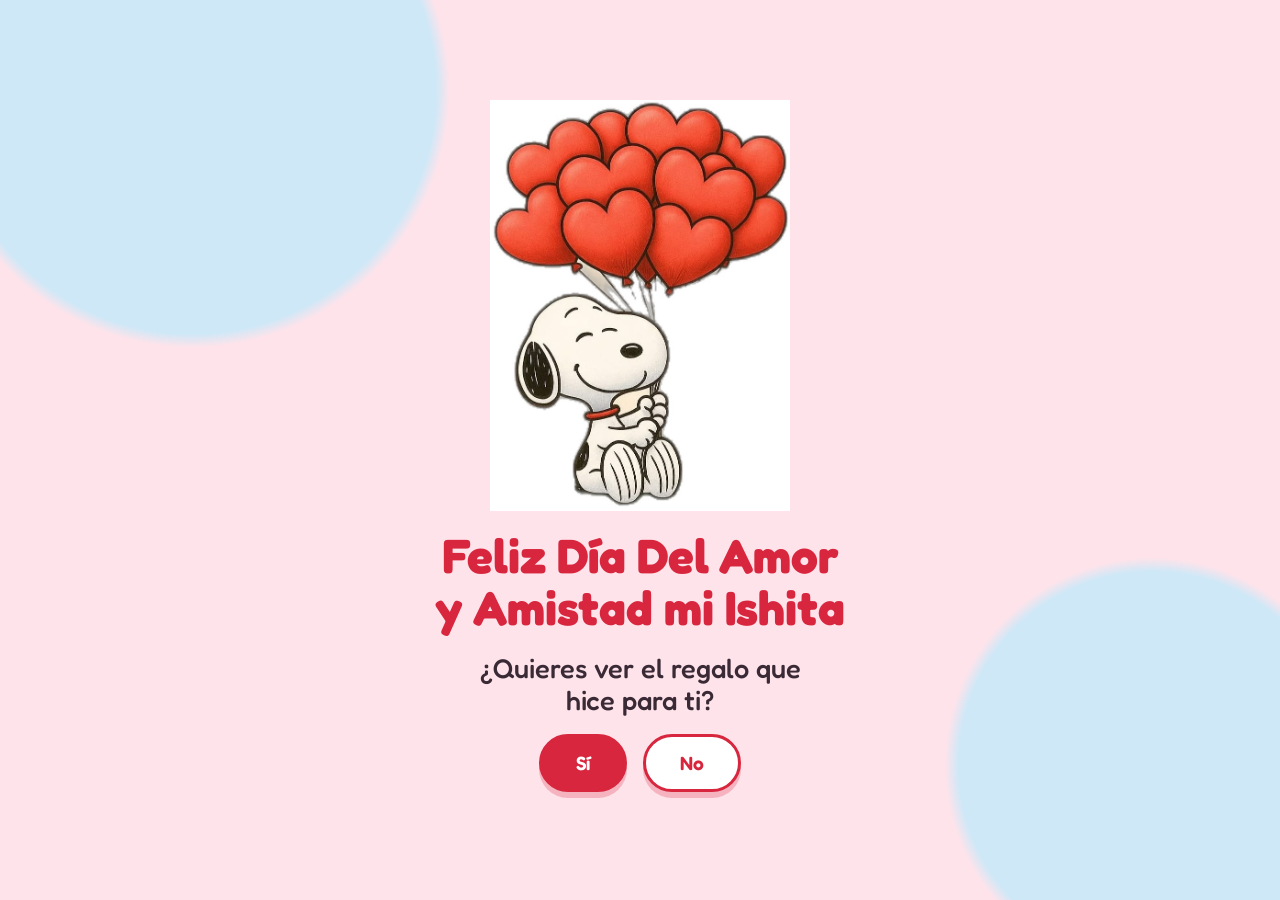
<file: index.html>
<!DOCTYPE html>
<html lang="es">
<head>
  <meta charset="UTF-8" />
  <meta name="viewport" content="width=device-width, initial-scale=1, viewport-fit=cover" />
  <title>Para mi Ishita 💕</title>
  <link rel="preconnect" href="https://fonts.googleapis.com" />
  <link rel="preconnect" href="https://fonts.gstatic.com" crossorigin />
  <link href="https://fonts.googleapis.com/css2?family=Fredoka:wght@400;500;600;700&family=Caveat:wght@500;700&display=swap" rel="stylesheet" />
  <link rel="stylesheet" href="style.css" />
</head>
<body>
  <main class="pagina activa" id="inicio">
    <div class="snoopy-slot grande">
      <img src="images/snoopy-inicio.png" alt="Snoopy" onerror="ph(this)" />
    </div>
    <h1 class="titulo">Feliz Día Del Amor y Amistad mi Ishita</h1>
    <p class="pregunta">¿Quieres ver el regalo que hice para ti?</p>

    <div class="botones">
      <button class="btn btn-si" id="btn-si">Sí</button>
      <button class="btn btn-no" id="btn-no">No</button>
    </div>
    <p class="mensaje-no" id="mensaje-no" hidden>
      Pero si lo hice con todo mi amor para ti 🥺<br />
      Dame una oportunidad, ¿sí?
    </p>
  </main>
  <div id="confeti"></div>
  <script src="script.js"></script>
</body>
</html>
</file>
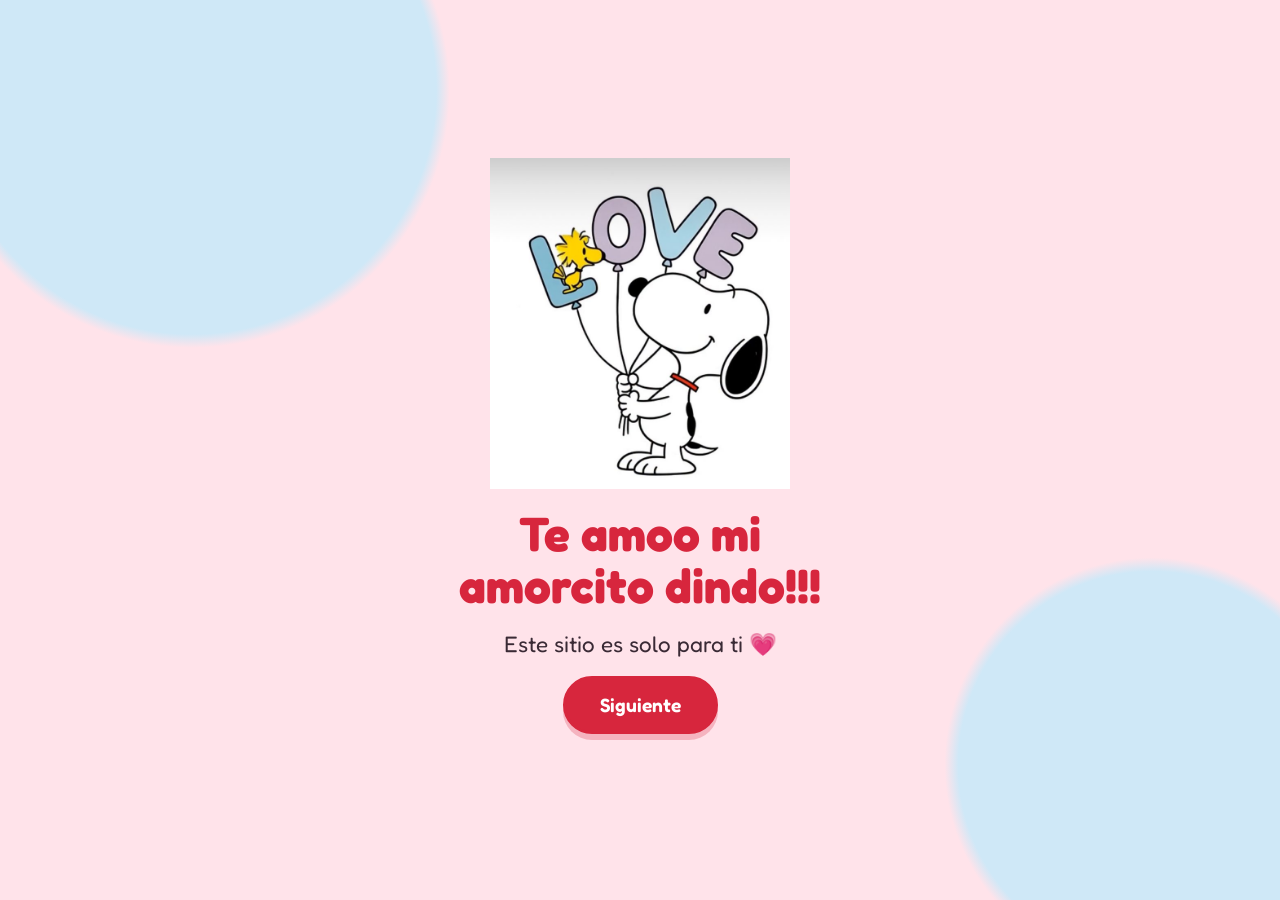
<file: amor.html>
<!DOCTYPE html>
<html lang="es">
<head>
  <meta charset="UTF-8" />
  <meta name="viewport" content="width=device-width, initial-scale=1, viewport-fit=cover" />
  <title>Te amo 💗</title>
  <link rel="preconnect" href="https://fonts.googleapis.com" />
  <link rel="preconnect" href="https://fonts.gstatic.com" crossorigin />
  <link href="https://fonts.googleapis.com/css2?family=Fredoka:wght@400;500;600;700&family=Caveat:wght@500;700&display=swap" rel="stylesheet" />
  <link rel="stylesheet" href="style.css" />
</head>
<body>
  <main class="pagina activa" id="amor">
    <div class="snoopy-slot grande">
      <img src="images/snoopy-amor.png" alt="Snoopy enamorado" onerror="ph(this)" />
    </div>
    <h1 class="titulo">Te amoo mi amorcito dindo!!!</h1>
    <p class="subtitulo">Este sitio es solo para ti 💗</p>
    <a class="btn btn-si" href="regalos.html">Siguiente</a>
  </main>
  <div id="confeti"></div>
  <script src="script.js"></script>
</body>
</html>
</file>
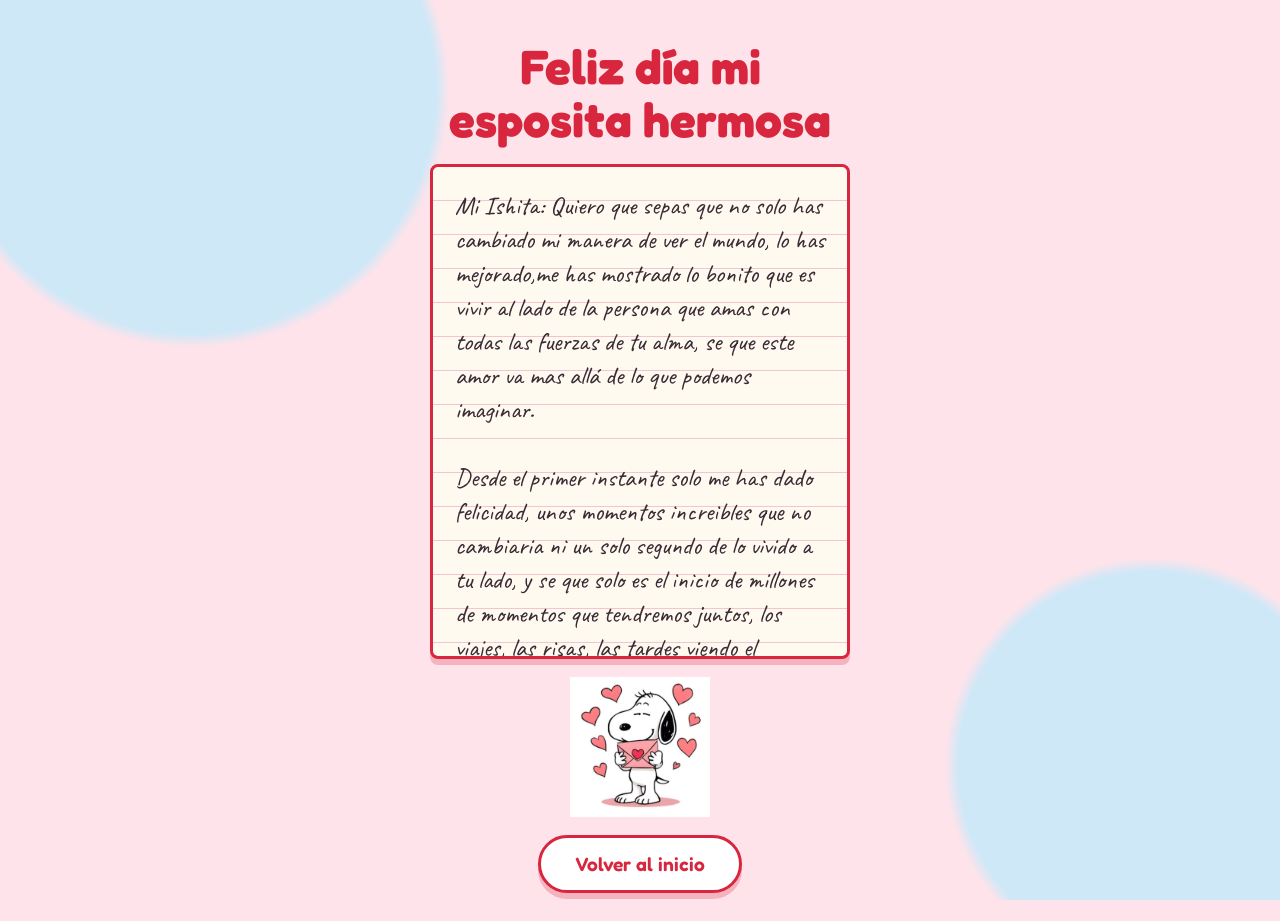
<file: carta.html>
<!DOCTYPE html>
<html lang="es">
<head>
  <meta charset="UTF-8" />
  <meta name="viewport" content="width=device-width, initial-scale=1, viewport-fit=cover" />
  <title>Mi carta para ti 💌</title>
  <link rel="preconnect" href="https://fonts.googleapis.com" />
  <link rel="preconnect" href="https://fonts.gstatic.com" crossorigin />
  <link href="https://fonts.googleapis.com/css2?family=Fredoka:wght@400;500;600;700&family=Caveat:wght@500;700&display=swap" rel="stylesheet" />
  <link rel="stylesheet" href="style.css" />
</head>
<body>
  <main class="pagina activa" id="carta">
    <h1 class="titulo">Feliz día mi esposita hermosa</h1>

    <div class="carta-papel">
      <!-- ESCRIBE aquí tu carta. Cada <p> es un párrafo. -->
      <p>Mi Ishita: Quiero que sepas que no solo has cambiado mi manera de ver el mundo, lo has mejorado,me has mostrado lo bonito que es vivir al lado de la persona que amas con todas las fuerzas de tu alma, se que este amor va mas allá de lo que podemos imaginar.</p>
      <p>Desde el primer instante solo me has dado felicidad, unos momentos increibles que no cambiaria ni un solo segundo de lo vivido a tu lado, y se que solo es el inicio de millones de momentos que tendremos juntos, los viajes, las risas, las tardes viendo el atardercer, las fotos, las salidas, los planes en casa, en verdad pensar todo lo que podremos hacer y vivir juntos me da la motivacion para empezar cada día.</p>
      <p>Esta contaria como mi segunda carta y que sepas que faltan muchas mas, asi como me puedo imaginar mil poemas con solo pensar en ti, podria escribir un libro, solo hablando de lo que siento desde que estas en mi vida, y es que no se puede describir, te podria decir que es magico, pero es mas que eso es unico y no tiene punto de comparacion con otra cosa del mundo, el estar a tu lado es juntar todo lo bueno del mundo y ponerlo en mi corazón.</p>
      <p>Te amoooooo mi bebé peteña.</p>
      <p class="firma">Tu esposito Keisito 💕</p>
    </div>

    <div class="snoopy-slot">
      <img src="images/snoopy-carta.png" alt="Snoopy con una carta" onerror="ph(this)" />
    </div>
    <a class="btn btn-suave" href="index.html">Volver al inicio</a>
  </main>
  <div id="confeti"></div>
  <script src="script.js"></script>
</body>
</html>
</file>
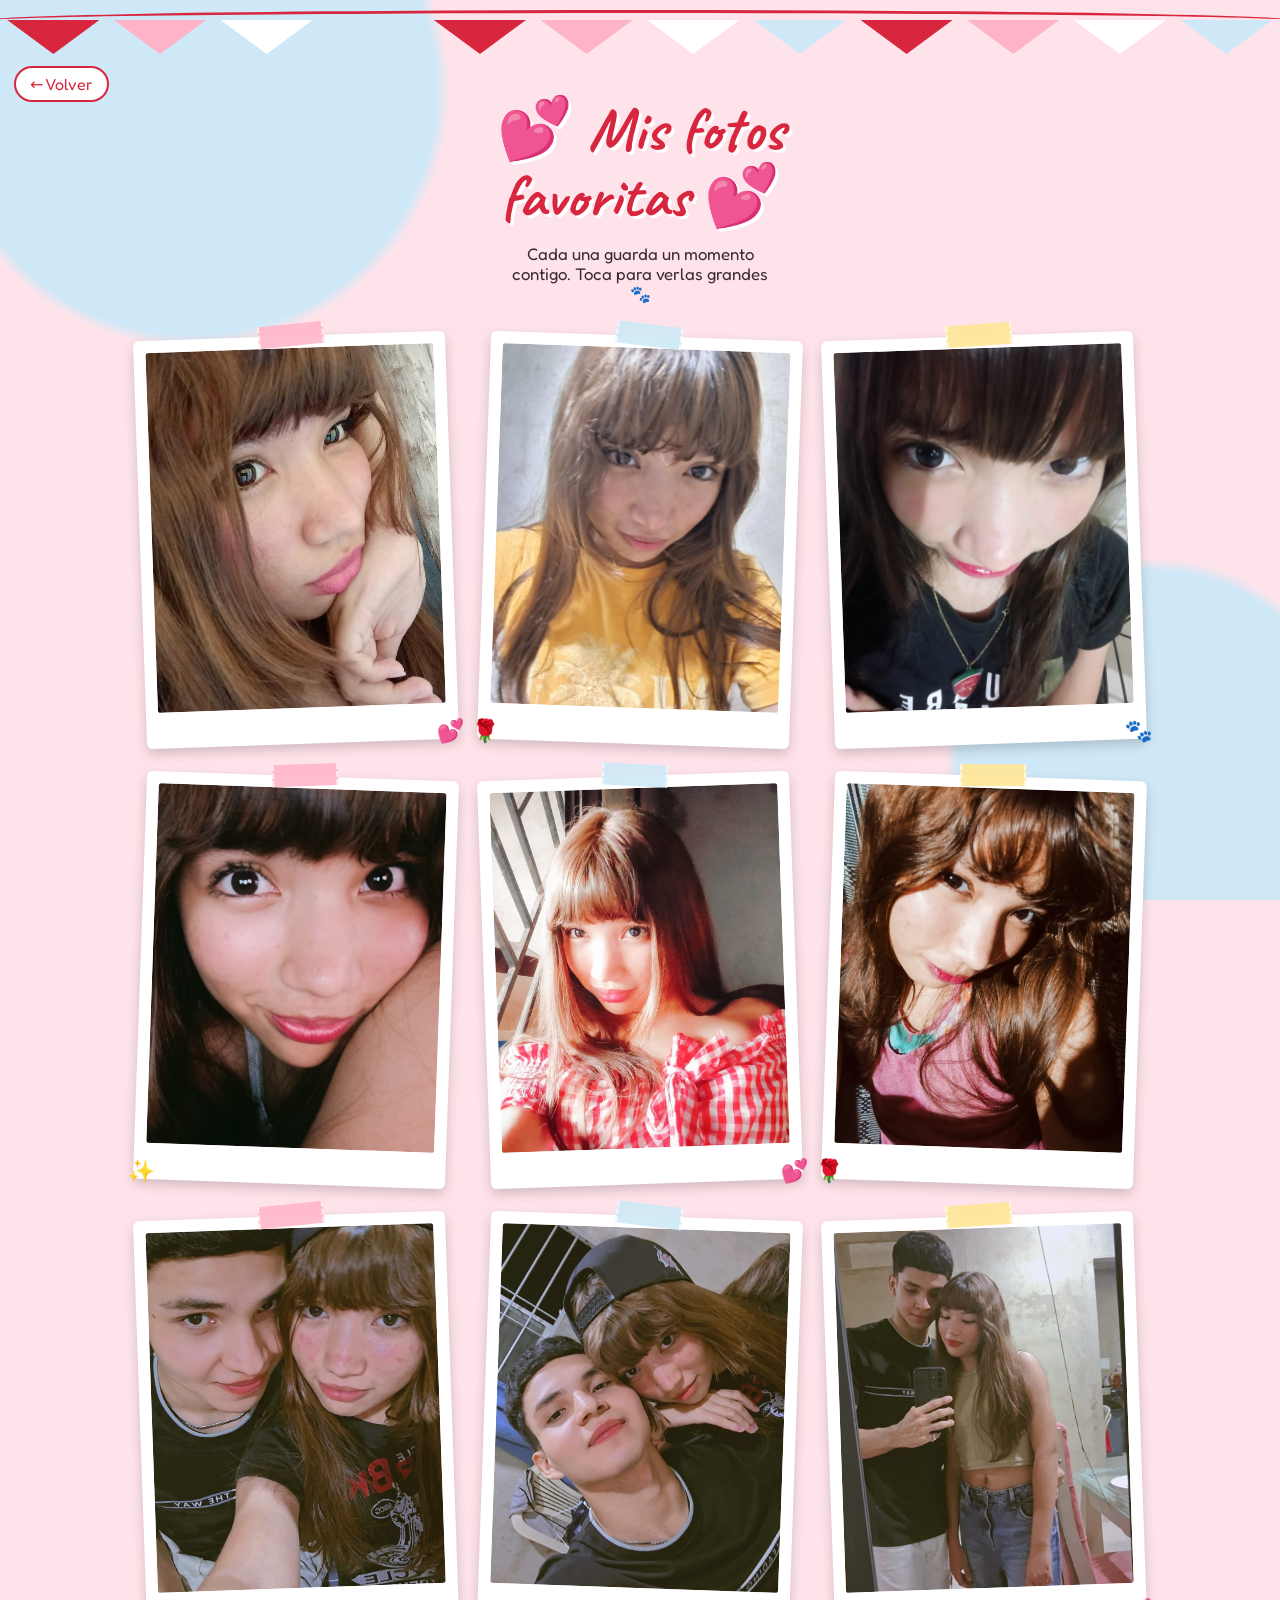
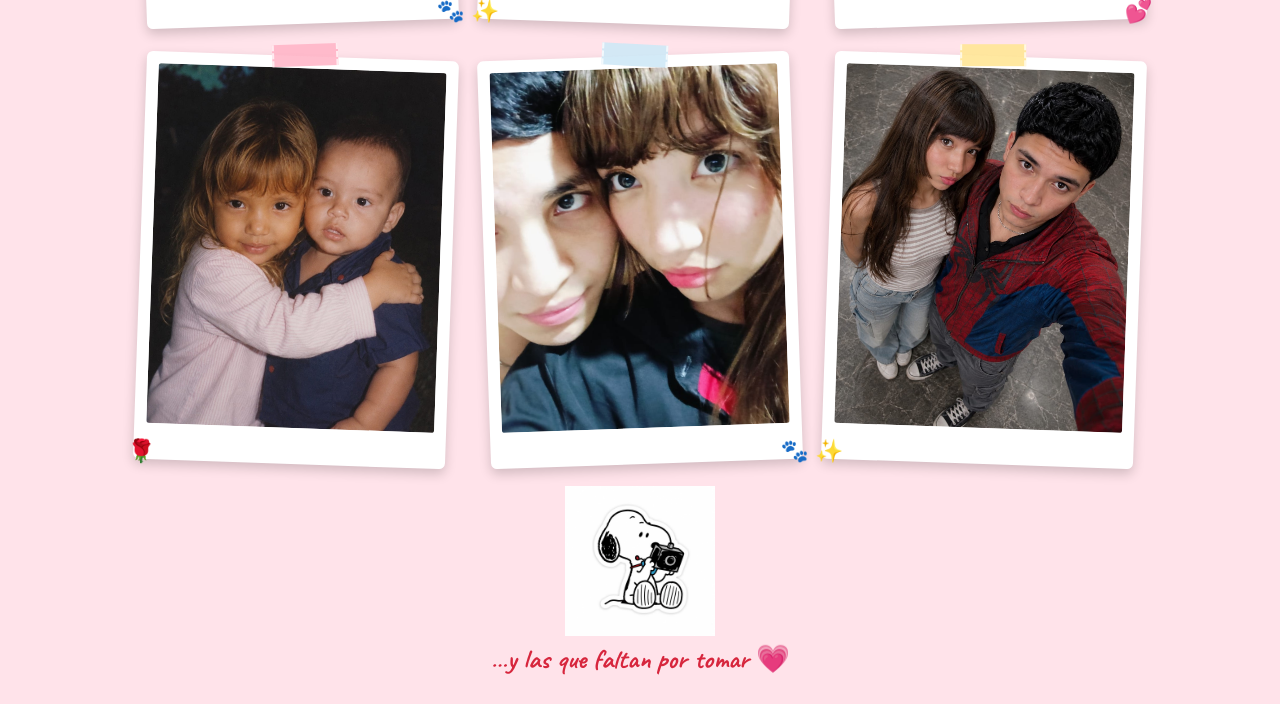
<file: fotos.html>
<!DOCTYPE html>
<html lang="es">
<head>
  <meta charset="UTF-8" />
  <meta name="viewport" content="width=device-width, initial-scale=1, viewport-fit=cover" />
  <title>Mis fotos favoritas 📸</title>
  <link rel="preconnect" href="https://fonts.googleapis.com" />
  <link rel="preconnect" href="https://fonts.gstatic.com" crossorigin />
  <link href="https://fonts.googleapis.com/css2?family=Fredoka:wght@400;500;600;700&family=Caveat:wght@500;700&display=swap" rel="stylesheet" />
  <link rel="stylesheet" href="style.css" />
</head>
<body>
  <main class="pagina activa" id="fotos">

    <!-- Guirnalda de banderines -->
    <div class="guirnalda" aria-hidden="true">
      <i></i><i></i><i></i><i></i><i></i><i></i><i></i><i></i><i></i><i></i><i></i><i></i>
    </div>

    <!-- Corazones que suben suavemente de fondo -->
    <div class="fondo-corazones" aria-hidden="true">
      <span>💕</span><span>🌸</span><span>💗</span><span>🐾</span><span>💖</span><span>🌷</span><span>💕</span><span>🐾</span>
    </div>

    <a class="volver" href="regalos.html">← Volver</a>

    <h1 class="titulo">💕 Mis fotos favoritas 💕</h1>
    <p class="subtitulo">Cada una guarda un momento contigo. Toca para verlas grandes 🐾</p>

    <div class="galeria" id="galeria"></div>

    <div class="cierre-fotos">
      <div class="snoopy-slot"><img src="images/snoopy-fotos.png" alt="Snoopy con cámara" onerror="ph(this)" /></div>
      <p class="firma-fotos">…y las que faltan por tomar 💗</p>
    </div>

    <!-- Visor de fotos -->
    <div class="visor" id="visor" hidden>
      <button class="visor-cerrar" id="visor-cerrar" aria-label="Cerrar">✕</button>
      <div class="visor-contenido" id="visor-contenido"></div>
    </div>

  </main>
  <div id="confeti"></div>
  <script src="script.js"></script>
</body>
</html>
</file>
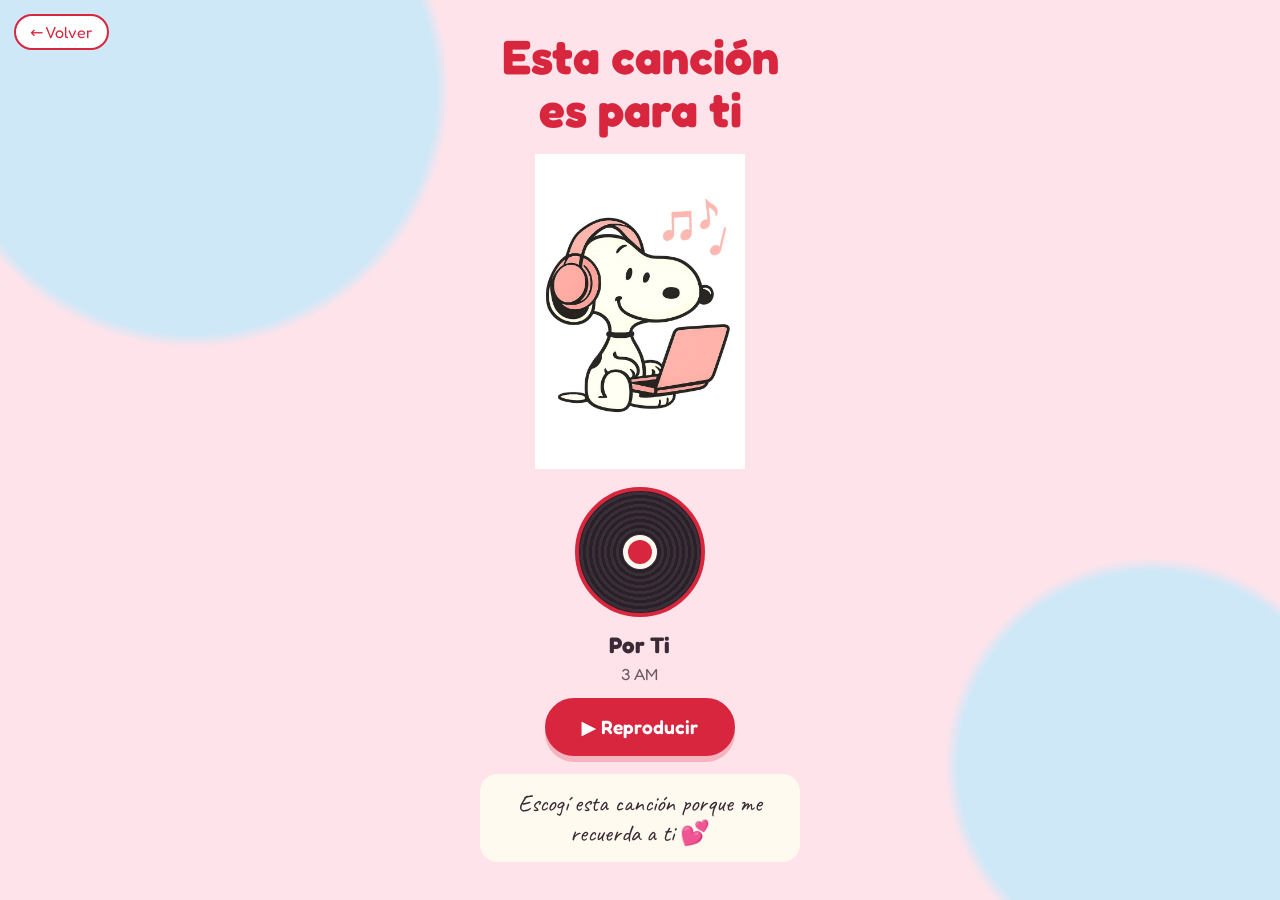
<file: musica.html>
<!DOCTYPE html>
<html lang="es">
<head>
  <meta charset="UTF-8" />
  <meta name="viewport" content="width=device-width, initial-scale=1, viewport-fit=cover" />
  <title>Una canción para ti 🎵</title>
  <link rel="preconnect" href="https://fonts.googleapis.com" />
  <link rel="preconnect" href="https://fonts.gstatic.com" crossorigin />
  <link href="https://fonts.googleapis.com/css2?family=Fredoka:wght@400;500;600;700&family=Caveat:wght@500;700&display=swap" rel="stylesheet" />
  <link rel="stylesheet" href="style.css" />
</head>
<body>
  <main class="pagina activa" id="musica">
    <a class="volver" href="regalos.html">← Volver</a>
    <h1 class="titulo">Esta canción es para ti</h1>

    <div class="snoopy-slot">
      <img src="images/snoopy-musica-grande.png" alt="Snoopy escuchando música" onerror="ph(this)" />
    </div>

    <div class="reproductor">
      <div class="disco" id="disco"><div class="hoyo"></div></div>
      <!-- CAMBIA el nombre de la canción y el artista -->
      <p class="cancion-nombre">Por Ti</p>
      <p class="cancion-artista">3 AM</p>
      <!-- Pon tu archivo en la carpeta music/ y cambia el nombre aquí -->
      <audio id="audio" src="music/cancion.mp3" preload="none"></audio>
      <button class="btn btn-si" id="btn-play">▶ Reproducir</button>
    </div>

    <p class="dedicatoria">
      <!-- ESCRIBE aquí tu dedicatoria -->
      Escogí esta canción porque me recuerda a ti 💕
    </p>
  </main>
  <div id="confeti"></div>
  <script src="script.js"></script>
</body>
</html>
</file>
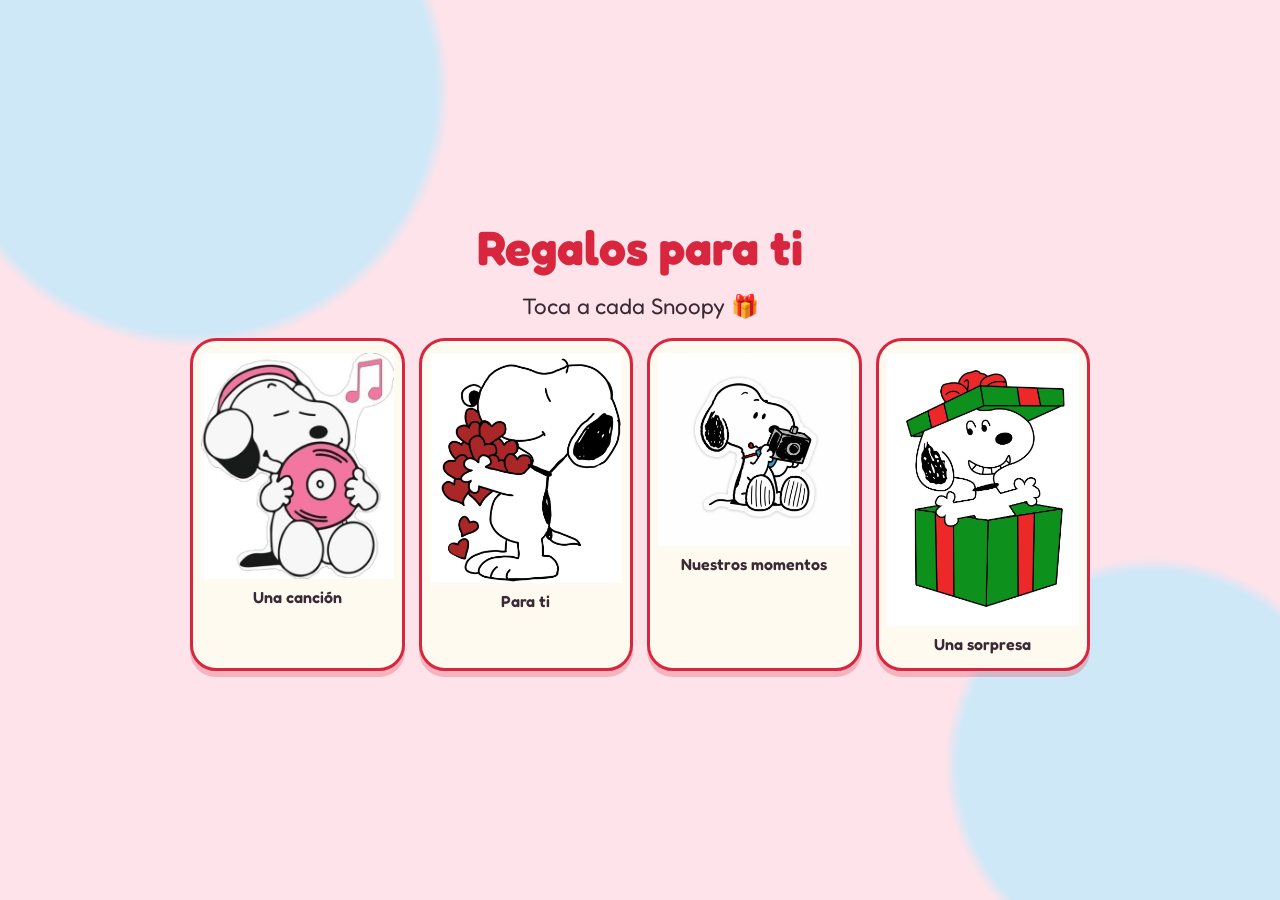
<file: regalos.html>
<!DOCTYPE html>
<html lang="es">
<head>
  <meta charset="UTF-8" />
  <meta name="viewport" content="width=device-width, initial-scale=1, viewport-fit=cover" />
  <title>Regalos para ti 🎁</title>
  <link rel="preconnect" href="https://fonts.googleapis.com" />
  <link rel="preconnect" href="https://fonts.gstatic.com" crossorigin />
  <link href="https://fonts.googleapis.com/css2?family=Fredoka:wght@400;500;600;700&family=Caveat:wght@500;700&display=swap" rel="stylesheet" />
  <link rel="stylesheet" href="style.css" />
</head>
<body>
  <main class="pagina activa" id="regalos">
    <h1 class="titulo">Regalos para ti</h1>
    <p class="subtitulo">Toca a cada Snoopy 🎁</p>

    <div class="regalos-grid">
      <a class="regalo" href="musica.html">
        <div class="snoopy-slot"><img src="images/snoopy-musica.png" alt="Snoopy con música" onerror="ph(this)" /></div>
        <span>Una canción</span>
      </a>
      <a class="regalo" href="rosas.html">
        <div class="snoopy-slot"><img src="images/snoopy-rosas-mini.png" alt="Snoopy con rosas" onerror="ph(this)" /></div>
        <span>Para ti</span>
      </a>
      <a class="regalo" href="fotos.html">
        <div class="snoopy-slot"><img src="images/snoopy-fotos.png" alt="Snoopy con cámara" onerror="ph(this)" /></div>
        <span>Nuestros momentos</span>
      </a>
      <a class="regalo" href="vela.html">
        <div class="snoopy-slot"><img src="images/snoopy-vela.png" alt="Snoopy con pastel" onerror="ph(this)" /></div>
        <span>Una sorpresa</span>
      </a>
    </div>
  </main>
  <div id="confeti"></div>
  <script src="script.js"></script>
</body>
</html>
</file>
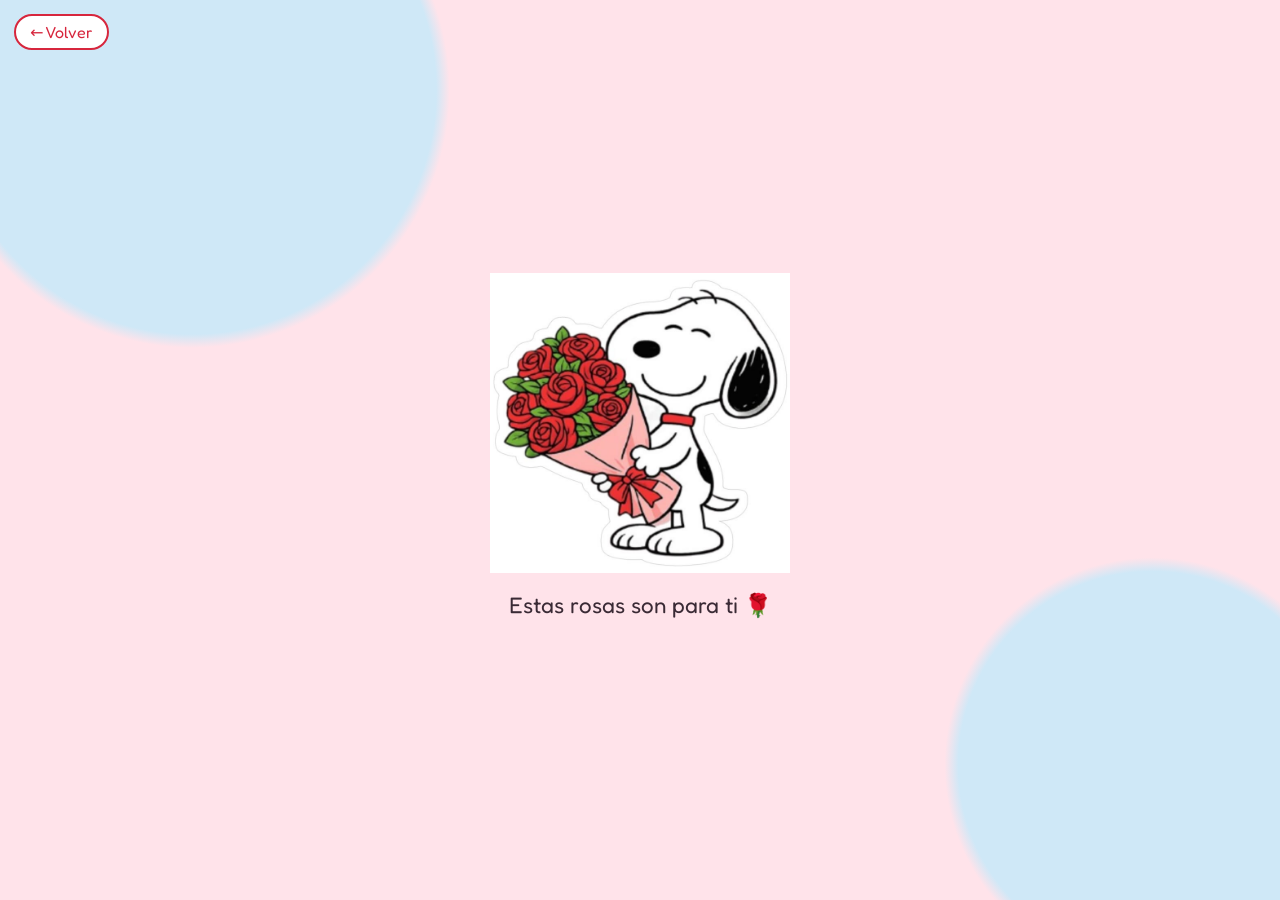
<file: rosas.html>
<!DOCTYPE html>
<html lang="es">
<head>
  <meta charset="UTF-8" />
  <meta name="viewport" content="width=device-width, initial-scale=1, viewport-fit=cover" />
  <title>Rosas para ti 🌹</title>
  <link rel="preconnect" href="https://fonts.googleapis.com" />
  <link rel="preconnect" href="https://fonts.gstatic.com" crossorigin />
  <link href="https://fonts.googleapis.com/css2?family=Fredoka:wght@400;500;600;700&family=Caveat:wght@500;700&display=swap" rel="stylesheet" />
  <link rel="stylesheet" href="style.css" />
</head>
<body>
  <main class="pagina activa" id="rosas">
    <a class="volver" href="regalos.html">← Volver</a>
    <div class="frases-capa" id="frases-capa"></div>
    <div class="snoopy-slot grande rosas-snoopy">
      <img src="images/snoopy-rosas.png" alt="Snoopy con un ramo de rosas" onerror="ph(this)" />
    </div>
    <p class="subtitulo">Estas rosas son para ti 🌹</p>
  </main>
  <div id="confeti"></div>
  <script src="script.js"></script>
</body>
</html>
</file>
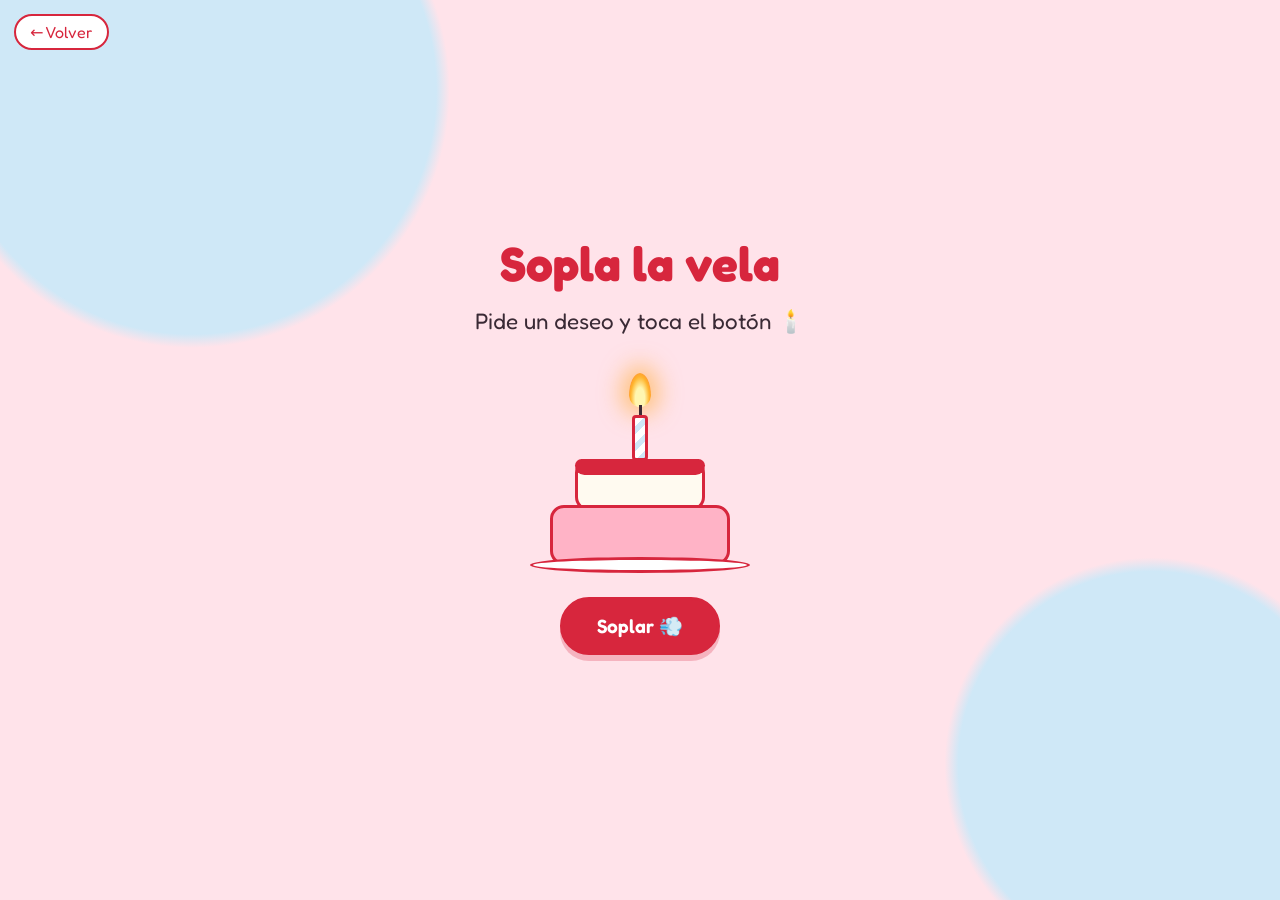
<file: vela.html>
<!DOCTYPE html>
<html lang="es">
<head>
  <meta charset="UTF-8" />
  <meta name="viewport" content="width=device-width, initial-scale=1, viewport-fit=cover" />
  <title>Sopla la vela 🕯️</title>
  <link rel="preconnect" href="https://fonts.googleapis.com" />
  <link rel="preconnect" href="https://fonts.gstatic.com" crossorigin />
  <link href="https://fonts.googleapis.com/css2?family=Fredoka:wght@400;500;600;700&family=Caveat:wght@500;700&display=swap" rel="stylesheet" />
  <link rel="stylesheet" href="style.css" />
</head>
<body>
  <main class="pagina activa" id="vela">
    <a class="volver" href="regalos.html">← Volver</a>
    <h1 class="titulo">Sopla la vela</h1>
    <p class="subtitulo" id="vela-texto">Pide un deseo y toca el botón 🕯️</p>

    <div class="pastel" id="pastel">
      <div class="llama" id="llama"></div>
      <div class="humo" id="humo"></div>
      <div class="mecha"></div>
      <div class="vela-cuerpo"></div>
      <div class="capa capa-arriba"></div>
      <div class="capa capa-abajo"></div>
      <div class="plato"></div>
    </div>

    <button class="btn btn-si" id="btn-soplar">Soplar 💨</button>
    <a class="btn btn-si" id="btn-carta" href="carta.html" hidden>Abrir mi carta 💌</a>
  </main>
  <div id="confeti"></div>
  <script src="script.js"></script>
</body>
</html>
</file>
<file: style.css>
/* ==========================================================
   PALETA (cámbiala aquí si quieres)
   ========================================================== */
:root {
  --rosa-fondo: #ffe3ea;
  --rosa-medio: #ffb3c6;
  --rojo: #d7263d;          /* rojo casita de Snoopy */
  --cielo: #cfe8f7;
  --crema: #fffaf0;
  --tinta: #3a2a35;
  --sombra: 0 6px 0 rgba(215, 38, 61, .25);
}

* { box-sizing: border-box; margin: 0; padding: 0; -webkit-tap-highlight-color: transparent; }

html { height: 100%; }
body {
  min-height: 100%;
  font-family: "Fredoka", "Trebuchet MS", system-ui, sans-serif;
  color: var(--tinta);
  background:
    radial-gradient(circle at 15% 10%, var(--cielo) 0 18%, transparent 19%),
    radial-gradient(circle at 90% 85%, var(--cielo) 0 14%, transparent 15%),
    var(--rosa-fondo);
  background-attachment: fixed;
  overflow-x: hidden;
}

/* ---------- Páginas ---------- */
.pagina {
  display: none;
  position: relative;
  min-height: 100dvh;
  padding: max(20px, env(safe-area-inset-top)) 20px max(28px, env(safe-area-inset-bottom));
  flex-direction: column;
  align-items: center;
  justify-content: center;
  gap: 18px;
  text-align: center;
}
.pagina.activa { display: flex; animation: entrada .45s ease; }
@keyframes entrada { from { opacity: 0; transform: scale(.97); } to { opacity: 1; transform: none; } }

/* ---------- Texto ---------- */
.titulo {
  font-size: clamp(1.9rem, 8vw, 3rem);
  line-height: 1.1;
  font-weight: 700;
  color: var(--rojo);
  max-width: 16ch;
  text-wrap: balance;
}
#carta .titulo, #inicio .titulo { max-width: 18ch; }
.pregunta { font-size: clamp(1.25rem, 5.5vw, 1.7rem); font-weight: 500; max-width: 22ch; }
.subtitulo { font-size: clamp(1.1rem, 4.5vw, 1.4rem); max-width: 26ch; }

/* ---------- Botones ---------- */
.btn {
  font: inherit;
  font-weight: 600;
  font-size: 1.2rem;
  padding: 14px 34px;
  border: 3px solid var(--rojo);
  border-radius: 999px;
  cursor: pointer;
  transition: transform .15s, box-shadow .15s;
  box-shadow: var(--sombra);
}
.btn:active { transform: translateY(4px); box-shadow: 0 2px 0 rgba(215,38,61,.25); }
.btn-si   { background: var(--rojo); color: #fff; }
.btn-no   { background: #fff; color: var(--rojo); }
.btn-suave{ background: #fff; color: var(--rojo); }
.botones { display: flex; gap: 16px; flex-wrap: wrap; justify-content: center; }
.btn-grande { transform: scale(1.12); }
.mensaje-no {
  background: var(--crema);
  border: 2px dashed var(--rojo);
  border-radius: 18px;
  padding: 12px 18px;
  max-width: 300px;
  animation: entrada .35s ease;
}
.volver {
  position: absolute;
  top: max(14px, env(safe-area-inset-top));
  left: 14px;
  font: inherit;
  background: #fff;
  border: 2px solid var(--rojo);
  color: var(--rojo);
  border-radius: 999px;
  padding: 6px 14px;
  cursor: pointer;
  z-index: 5;
}

/* ---------- Espacios para imágenes de Snoopy ---------- */
.snoopy-slot { width: min(52vw, 210px); }
.snoopy-slot.grande { width: min(72vw, 300px); }
.snoopy-slot img { width: 100%; height: auto; display: block; }
.ph {
  width: 100%;
  aspect-ratio: 1;
  display: grid;
  place-items: center;
  padding: 10px;
  border: 3px dashed var(--rojo);
  border-radius: 24px;
  background: rgba(255,255,255,.6);
  color: var(--rojo);
  font-size: .8rem;
  line-height: 1.3;
  word-break: break-all;
}

/* ---------- Regalos ---------- */
.regalos-grid {
  display: grid;
  grid-template-columns: repeat(2, 1fr);
  gap: 14px;
  width: min(100%, 460px);
}
.regalo {
  font: inherit;
  background: var(--crema);
  border: 3px solid var(--rojo);
  border-radius: 26px;
  padding: 12px 8px 14px;
  cursor: pointer;
  display: flex;
  flex-direction: column;
  align-items: center;
  gap: 8px;
  box-shadow: var(--sombra);
  transition: transform .15s;
  color: var(--tinta);
  font-weight: 600;
}
.regalo .snoopy-slot { width: 100%; }
.regalo:active { transform: translateY(4px) rotate(-1deg); }

/* ---------- Música ---------- */
.reproductor { display: flex; flex-direction: column; align-items: center; gap: 6px; }
.disco {
  width: 130px; height: 130px; border-radius: 50%;
  background: repeating-radial-gradient(circle, #2a2027 0 3px, #3a2f38 3px 6px);
  display: grid; place-items: center;
  border: 4px solid var(--rojo);
  margin-bottom: 8px;
}
.disco .hoyo { width: 34px; height: 34px; border-radius: 50%; background: var(--rojo); border: 5px solid var(--crema); }
.disco.girando { animation: girar 4s linear infinite; }
@keyframes girar { to { transform: rotate(360deg); } }
.cancion-nombre { font-size: 1.4rem; font-weight: 700; }
.cancion-artista { opacity: .75; margin-bottom: 8px; }
.dedicatoria {
  background: var(--crema);
  border-radius: 18px;
  padding: 14px 18px;
  max-width: 320px;
  font-family: "Caveat", cursive;
  font-size: 1.5rem;
  line-height: 1.25;
}

/* ---------- Rosas y frases flotantes ---------- */
#rosas { overflow: hidden; }
.rosas-snoopy { position: relative; z-index: 2; }
.frases-capa { position: absolute; inset: 0; pointer-events: none; z-index: 3; overflow: hidden; }
.frase {
  position: absolute;
  bottom: -60px;
  max-width: 72%;
  background: rgba(255, 250, 240, .92);
  border: 2px solid var(--rosa-medio);
  color: var(--rojo);
  padding: 8px 16px;
  border-radius: 999px;
  font-family: "Caveat", cursive;
  font-size: 1.45rem;
  font-weight: 700;
  line-height: 1.1;
  animation: subir 9s linear forwards;
}
@keyframes subir {
  0%   { transform: translateY(0) rotate(-2deg); opacity: 0; }
  10%  { opacity: 1; }
  50%  { transform: translateY(-50dvh) rotate(2deg); }
  90%  { opacity: 1; }
  100% { transform: translateY(-110dvh) rotate(-2deg); opacity: 0; }
}

/* ---------- Galería ---------- */
.galeria {
  display: grid;
  grid-template-columns: repeat(2, 1fr);
  gap: 12px;
  width: min(100%, 520px);
  padding-top: 30px;
}
.foto {
  background: #fff;
  padding: 8px 8px 26px;
  border-radius: 6px;
  box-shadow: 0 5px 12px rgba(0,0,0,.18);
  cursor: pointer;
  border: 0;
  font: inherit;
  transition: transform .2s;
}
.foto:nth-child(odd)  { transform: rotate(-2deg); }
.foto:nth-child(even) { transform: rotate(2deg); }
.foto:active { transform: scale(1.04) rotate(0); }
.foto img, .foto .ph { width: 100%; aspect-ratio: 1; object-fit: cover; display: block; border-radius: 3px; }
.foto .ph { border-radius: 3px; font-size: .7rem; }
#fotos { justify-content: flex-start; padding-top: 64px; }

.visor {
  position: fixed; inset: 0; z-index: 50;
  background: rgba(40, 20, 30, .88);
  display: grid; place-items: center; padding: 20px;
}
.visor[hidden] { display: none; }
.visor-contenido { max-width: 100%; max-height: 82dvh; }
.visor-contenido img { max-width: 100%; max-height: 82dvh; border-radius: 8px; display: block; }
.visor-contenido .ph { width: min(80vw, 400px); background: #fff; }
.visor-cerrar {
  position: absolute; top: max(14px, env(safe-area-inset-top)); right: 14px;
  width: 42px; height: 42px; border-radius: 50%;
  border: 0; background: #fff; color: var(--rojo); font-size: 1.2rem; cursor: pointer;
}

/* ---------- Vela ---------- */
.pastel { position: relative; width: 220px; height: 210px; margin: 10px 0 6px; }
.plato { position: absolute; bottom: 0; left: 0; right: 0; height: 16px; background: #fff; border: 3px solid var(--rojo); border-radius: 50%; }
.capa { position: absolute; left: 20px; right: 20px; border: 3px solid var(--rojo); border-radius: 14px; }
.capa-abajo  { bottom: 8px;  height: 60px; background: var(--rosa-medio); }
.capa-arriba { bottom: 62px; height: 52px; background: var(--crema); left: 45px; right: 45px; }
.capa-arriba::before { /* glaseado */
  content: ""; position: absolute; top: -3px; left: -3px; right: -3px; height: 16px;
  background: var(--rojo); border-radius: 14px 14px 20px 20px;
}
.vela-cuerpo { position: absolute; bottom: 112px; left: calc(50% - 8px); width: 16px; height: 46px; background: repeating-linear-gradient(135deg, #fff 0 6px, var(--cielo) 6px 12px); border: 3px solid var(--rojo); border-radius: 4px; }
.mecha { position: absolute; bottom: 158px; left: calc(50% - 1.5px); width: 3px; height: 10px; background: var(--tinta); }
.llama {
  position: absolute; bottom: 166px; left: calc(50% - 11px);
  width: 22px; height: 34px;
  background: radial-gradient(ellipse at 50% 75%, #fff6b0 0 30%, #ffb52e 60%, #ff6a2e 100%);
  border-radius: 50% 50% 50% 50% / 65% 65% 35% 35%;
  transform-origin: 50% 100%;
  animation: llama .35s ease-in-out infinite alternate;
  box-shadow: 0 0 22px 8px rgba(255, 170, 40, .55);
}
@keyframes llama { from { transform: scale(1, 1) rotate(-3deg); } to { transform: scale(.92, 1.08) rotate(3deg); } }
.llama.apagada { animation: none; opacity: 0; transform: scale(.2); transition: all .4s; box-shadow: none; }
.humo { position: absolute; bottom: 170px; left: calc(50% - 4px); width: 8px; height: 8px; border-radius: 50%; background: rgba(120,120,120,.5); opacity: 0; }
.humo.sale { animation: humo 2s ease-out forwards; }
@keyframes humo { 0% { opacity: .8; transform: translateY(0) scale(1); } 100% { opacity: 0; transform: translateY(-70px) scale(5); } }

/* ---------- Carta ---------- */
.carta-papel {
  width: min(100%, 420px);
  background:
    repeating-linear-gradient(transparent 0 33px, #f3c5d0 33px 34px),
    var(--crema);
  border: 3px solid var(--rojo);
  border-radius: 8px;
  padding: 22px 22px 14px;
  text-align: left;
  font-family: "Caveat", cursive;
  font-size: 1.6rem;
  line-height: 34px;
  box-shadow: var(--sombra);
  max-height: 55dvh;
  overflow-y: auto;
}
.carta-papel p { margin: 0 0 34px; }
.carta-papel .firma { text-align: right; margin-bottom: 8px; }
#carta { justify-content: flex-start; padding-top: 40px; }
#carta .snoopy-slot { width: min(36vw, 140px); }

/* ---------- Confeti de corazones ---------- */
#confeti { position: fixed; inset: 0; pointer-events: none; z-index: 60; overflow: hidden; }
.corazon { position: absolute; top: -40px; font-size: 1.6rem; animation: caer linear forwards; }
@keyframes caer { to { transform: translateY(110dvh) rotate(360deg); } }

/* ---------- Accesibilidad ---------- */
button:focus-visible { outline: 3px solid var(--tinta); outline-offset: 3px; }
@media (prefers-reduced-motion: reduce) {
  * { animation-duration: .01ms !important; animation-iteration-count: 1 !important; }
}
@media (min-width: 700px) {
  .regalos-grid { grid-template-columns: repeat(4, 1fr); width: min(100%, 900px); }
  .galeria { grid-template-columns: repeat(4, 1fr); width: min(100%, 900px); }
}

/* ---------- Enlaces que se ven como botones ---------- */
a { color: inherit; }
a.btn, a.regalo, a.volver { text-decoration: none; display: inline-block; }
a.regalo { display: flex; }
[hidden] { display: none !important; }

/* ==========================================================
   PÁGINA "MIS FOTOS FAVORITAS" (solo afecta a fotos.html)
   ========================================================== */
#fotos { padding-top: 96px; gap: 14px; }

/* Guirnalda de banderines arriba */
#fotos .guirnalda {
  position: absolute; top: 0; left: 0; right: 0; height: 58px;
  display: flex; justify-content: space-around; padding-top: 12px;
  z-index: 2; pointer-events: none;
}
#fotos .guirnalda::before { /* el hilo */
  content: ""; position: absolute; top: 10px; left: -2%; right: -2%;
  border-top: 3px solid var(--rojo); border-radius: 50%;
  height: 20px;
}
#fotos .guirnalda i {
  width: 7.2%; height: 34px; margin-top: 8px;
  clip-path: polygon(0 0, 100% 0, 50% 100%);
  background: var(--rojo);
  transform-origin: 50% 0;
  animation: balanceo 3.6s ease-in-out infinite alternate;
}
#fotos .guirnalda i:nth-child(4n+2) { background: var(--rosa-medio); animation-delay: -.6s; }
#fotos .guirnalda i:nth-child(4n+3) { background: #fff; animation-delay: -1.2s; }
#fotos .guirnalda i:nth-child(4n)   { background: var(--cielo); animation-delay: -1.8s; }
@keyframes balanceo { from { transform: rotate(-4deg); } to { transform: rotate(4deg); } }

/* Corazones y huellitas de fondo */
#fotos .fondo-corazones { position: fixed; inset: 0; pointer-events: none; z-index: 0; overflow: hidden; }
#fotos .fondo-corazones span {
  position: absolute; bottom: -50px; opacity: 0;
  animation: flotar 14s linear infinite;
}
#fotos .fondo-corazones span:nth-child(1) { left: 6%;  font-size: 1.6rem; animation-delay: 0s; }
#fotos .fondo-corazones span:nth-child(2) { left: 22%; font-size: 1.2rem; animation-delay: 3s; }
#fotos .fondo-corazones span:nth-child(3) { left: 38%; font-size: 1.8rem; animation-delay: 6s; }
#fotos .fondo-corazones span:nth-child(4) { left: 52%; font-size: 1.3rem; animation-delay: 1.5s; }
#fotos .fondo-corazones span:nth-child(5) { left: 66%; font-size: 1.7rem; animation-delay: 8s; }
#fotos .fondo-corazones span:nth-child(6) { left: 80%; font-size: 1.3rem; animation-delay: 4.5s; }
#fotos .fondo-corazones span:nth-child(7) { left: 92%; font-size: 1.5rem; animation-delay: 10s; }
#fotos .fondo-corazones span:nth-child(8) { left: 14%; font-size: 1.2rem; animation-delay: 11s; }
@keyframes flotar {
  0%   { transform: translateY(0) rotate(0); opacity: 0; }
  10%  { opacity: .55; }
  90%  { opacity: .55; }
  100% { transform: translateY(-115dvh) rotate(25deg); opacity: 0; }
}

/* Título a mano */
#fotos .titulo {
  font-family: "Caveat", cursive;
  font-size: clamp(2.6rem, 12vw, 3.8rem);
  max-width: 14ch;
  text-shadow: 3px 3px 0 #fff;
  position: relative; z-index: 1;
}
#fotos .subtitulo { position: relative; z-index: 1; font-size: 1.05rem; }
#fotos .volver { top: 66px; }

/* Polaroids con cinta adhesiva y chinche de corazón */
#fotos .galeria { position: relative; z-index: 1; gap: 22px 14px; padding-top: 18px; }
#fotos .foto { position: relative; }
#fotos .foto::before { /* cinta */
  content: ""; position: absolute; top: -12px; left: 50%;
  width: 62px; height: 22px; margin-left: -31px;
  background: rgba(255, 179, 198, .85);
  border-left: 2px dashed rgba(255,255,255,.7);
  border-right: 2px dashed rgba(255,255,255,.7);
  transform: rotate(-4deg);
  z-index: 2;
}
#fotos .foto:nth-child(3n+2)::before { background: rgba(207, 232, 247, .9); transform: rotate(5deg); }
#fotos .foto:nth-child(3n)::before   { background: rgba(255, 230, 150, .9); transform: rotate(-2deg); }
#fotos .foto::after { /* pegatina en la esquina */
  position: absolute; bottom: -6px; right: -6px; font-size: 1.4rem;
  content: "💕";
}
#fotos .foto:nth-child(4n+2)::after { content: "🌹"; left: -6px; right: auto; }
#fotos .foto:nth-child(4n+3)::after { content: "🐾"; }
#fotos .foto:nth-child(4n)::after   { content: "✨"; left: -6px; right: auto; }

/* Cierre con Snoopy */
#fotos .cierre-fotos { position: relative; z-index: 1; display: flex; flex-direction: column; align-items: center; gap: 6px; margin-top: 8px; }
#fotos .cierre-fotos .snoopy-slot { width: min(40vw, 150px); }
#fotos .firma-fotos { font-family: "Caveat", cursive; font-size: 1.7rem; font-weight: 700; color: var(--rojo); }


/* ---------- Fotos más grandes ---------- */
#fotos .galeria {
  grid-template-columns: 1fr;      /* una foto por fila en el celular */
  width: min(100%, 380px);
  gap: 32px;
}
#fotos .foto { padding: 12px 12px 36px; }
#fotos .foto img,
#fotos .foto .ph { aspect-ratio: 4 / 5; }   /* más alto que un cuadro */

/* Cuando la foto se abre en grande */
.visor-contenido { max-height: 90dvh; }
.visor-contenido img { max-height: 88dvh; }

/* En pantallas grandes (computador) vuelven a ser varias por fila */
@media (min-width: 700px) {
  #fotos .galeria { grid-template-columns: repeat(3, 1fr); width: min(100%, 1000px); }
}
</file>
